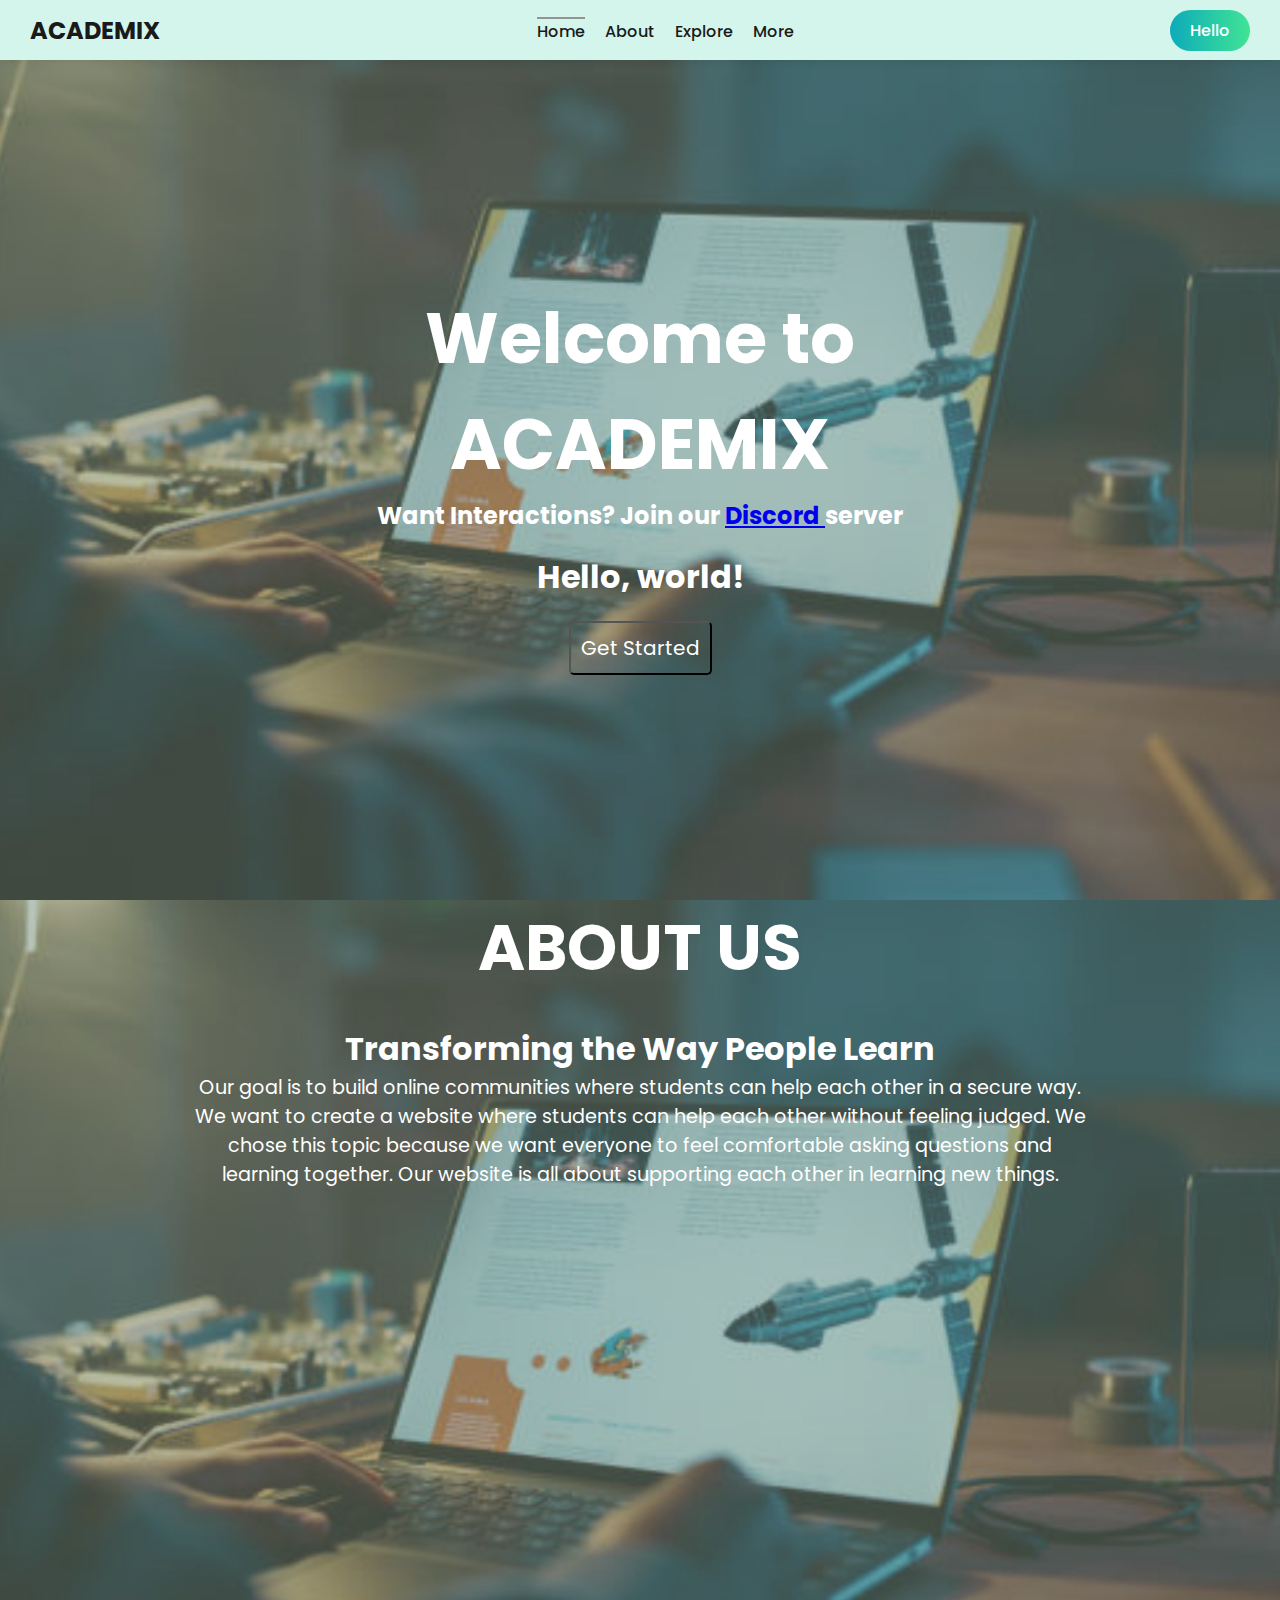
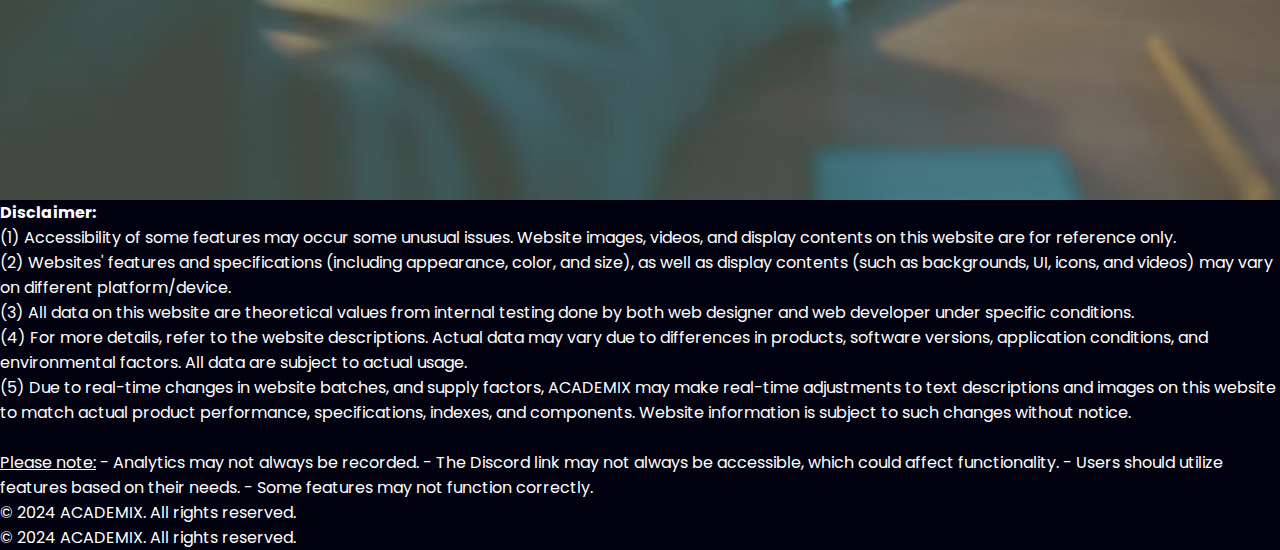
<file: index.html>
<!DOCTYPE html>
<html lang="en" >
<head>
  <meta charset="UTF-8">
  <title>ACADEMIX</title>
      <meta charset="UTF-8" />
    <meta http-equiv="X-UA-Compatible" content="IE=edge" />
    <meta name="viewport" content="width=device-width, initial-scale=1.0" />
    <link
      rel="stylesheet"
      href="https://cdnjs.cloudflare.com/ajax/libs/font-awesome/6.2.1/css/all.min.css"
      integrity="sha512-MV7K8+y+gLIBoVD59lQIYicR65iaqukzvf/nwasF0nqhPay5w/9lJmVM2hMDcnK1OnMGCdVK+iQrJ7lzPJQd1w=="
      crossorigin="anonymous"
    />
    <link rel="stylesheet" href="style.css" />
    <title>Responsive Navigation Bar</title><link rel="stylesheet" href="./style.css">
    <style>
      body {
        background-image: url('Picsart_24-04-30_01-04-36-059.jpg');
        background-size: cover;
    background-position: center;
    background-repeat: no-repeat;
    background-color: rgb(1, 1, 16);

    color: white;
    margin: 0;
    padding: 0;
    height: 100vh;
    
      }
    </style>

</head>
<body>

<nav>
      <div class="logo">
        <h4>ACADEMIX</h4>
      </div>
      <ul class="nav-links">
        <li class="active"><a href="#">Home</a></li>
        <li><a href="#about" onclick="scrollToSection('about')">About</a></li>
        <li class="has-child">
          <a href="#">Explore</a>
          <ul class="sub-menu">                         
            <li><a href="quiz.html">Quiz</a></li>
            <li><a href="todo.html">To-Do List</a></li>
            <li><a href="flash.html">Flashcards</a></li>
            <li class="has-child">
              <a href="#">Accessibility</a>
             
              <ul class="sub-menu">
                <li><a href="cal.html">Calendar</a></li>
                <li><a href="speech.html">Speech to Text</a></li>
                <li><a href="calcu.html">Calculator</a></li>
                
              </ul>
            </li>
          </ul>
        </li>
        <li class="has-child">
          <a href="#">More</a>
         
          <ul class="sub-menu">
            <li><a href="https://discord.gg/puexthVMmz">Interaction</a></li>
            <li class="has-child">
              <a href="#">Games</a>
             
              <ul class="sub-menu">
               
                <li><a href="sudoku.html">Sudoko</a></li>
                <li><a href="tik.html">Tic-Tac-Toe</a></li>
                
                <li><a href="guess.html">Word Guessing Game</a></li>
                
              </ul>
            </li>
           
          </ul>
        </li>
       
      </ul>
      <div class="right-side">
        <div class="hamburger">
          <div class="bar"></div>
          <div class="bar"></div>
          <div class="bar"></div>
        </div>
        <button class="btn">Hello</button>
      </div>
    </nav>
    <!DOCTYPE html>
    <html>
    <head>
      <style>
        .container h1 {
          font-size: 70px; 
        }
      </style>
    </head>
    <body>
      <main>
        <div class="container">
          <h1>Welcome to <br />ACADEMIX</h1>
          <h2> Want Interactions? Join our  <a href="https://discord.gg/puexthVMmz">Discord </a>server</h2> 
           <div >
            <div style="box-sizing: content-box;   margin-top: 20px; margin-bottom: 20px; ">
              <h3 id="typewriter">Hello, world!</h3>
          </div>
              
                <button class="startbut"  onclick="scrollToBottom()">  Get Started</button>
            </div>
        </div>
      </main>
    </body>
    </html>

    <section id="about">
      <h1 id="black">ABOUT US</h1>
      
      <div class="maincontainer">
          <div class="abous">
              
              <h3 style="margin-top: 30px; font-size: xx-large;">Transforming the Way People Learn</h3>

              <div class="para">
                <p>
                Our goal is to build online communities where students can help each other in a secure way. We want to create a website where students can help each other without feeling judged. We chose this topic because we want everyone to feel comfortable asking questions and learning together. Our website is all about supporting each other in learning new things.

                </p>
              
              </div>
                     
          </div>
          
        </div>

    </div>
    </section>


  <script type="module" src="./script.js"></script>
  <script>
    const scrollButton = document.getElementById('scrollButton');
    function scrollToBottom() {
        window.scrollTo({
            top: 1080,
            behavior: 'smooth' 
        });
    }
   
    scrollButton.addEventListener('click', scrollToBottom);
</script>

<footer>

<p>
  <b>Disclaimer:</b>
  <br>
  (1) Accessibility of some features may occur some unusual issues. Website images, videos, and display contents on this website are for reference only. 
  <br>
  (2) Websites' features and specifications (including appearance, color, and size), as well as display contents (such as backgrounds, UI, icons, and videos) may vary on different platform/device.
  <br>
  (3) All data on this website are theoretical values from internal testing done by both web designer and web developer under specific conditions. 
  <br>
  (4) For more details, refer to the website descriptions. Actual data may vary due to differences in products, software versions, application conditions, and environmental factors. All data are subject to actual usage.
  <br>
  (5) Due to real-time changes in website batches, and supply factors, ACADEMIX may make real-time adjustments to text descriptions and images on this website to match actual product performance, specifications, indexes, and components. Website information is subject to such changes without notice.
<Br>
  <br>
 <u> Please note:</u>
  - Analytics may not always be recorded.
  - The Discord link may not always be accessible, which could affect functionality.
  - Users should utilize features based on their needs.
  - Some features may not function correctly.
  
 </p>
  <p>&copy; 2024 ACADEMIX. All rights reserved.</p>
</footer>

</body>
</html>
  <footer>
    <p>&copy; 2024 ACADEMIX. All rights reserved.</p>
  </footer>
  
</body>
</html>
</file>
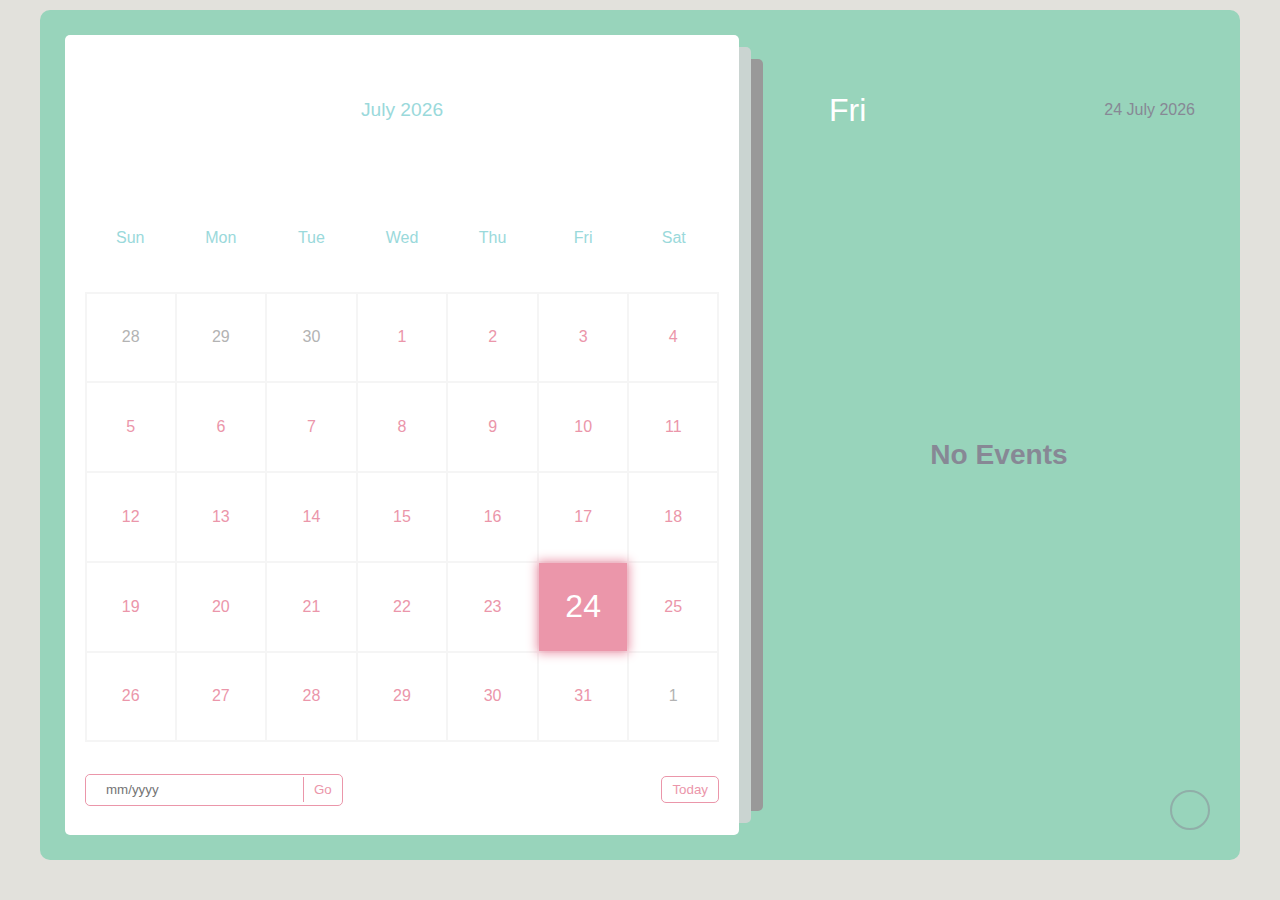
<file: cal.html>
<!DOCTYPE html>
<html lang="en">
  <head>
    <meta charset="UTF-8" />
    <meta http-equiv="X-UA-Compatible" content="IE=edge" />
    <meta name="viewport" content="width=device-width, initial-scale=1.0" />
    <meta
      name="description"
      content="Stay organized with our user-friendly Calendar featuring events, reminders, and a customizable interface. Built with HTML, CSS, and JavaScript. Start scheduling today!"
    />
    <meta
      name="keywords"
      content="calendar, events, reminders, javascript, html, css, open source coding"
    />
    <link
      rel="stylesheet"
      href="https://cdnjs.cloudflare.com/ajax/libs/font-awesome/6.2.0/css/all.min.css"
      integrity="sha512-xh6O/CkQoPOWDdYTDqeRdPCVd1SpvCA9XXcUnZS2FmJNp1coAFzvtCN9BmamE+4aHK8yyUHUSCcJHgXloTyT2A=="
      crossorigin="anonymous"
      referrerpolicy="no-referrer"
    />
    <link rel="stylesheet" href="cal.css" />
    <title>Calendar</title>
  </head>
  <body>
    <div class="container">
      <div class="left">
        <div class="calendar">
          <div class="month">
            <i class="fas fa-angle-left prev"></i>
            <div class="date">december 2015</div>
            <i class="fas fa-angle-right next"></i>
          </div>
          <div class="weekdays">
            <div>Sun</div>
            <div>Mon</div>
            <div>Tue</div>
            <div>Wed</div>
            <div>Thu</div>
            <div>Fri</div>
            <div>Sat</div>
          </div>
          <div class="days"></div>
          <div class="goto-today">
            <div class="goto">
              <input type="text" placeholder="mm/yyyy" class="date-input" />
              <button class="goto-btn">Go</button>
            </div>
            <button class="today-btn">Today</button>
          </div>
        </div>
      </div>
      <div class="right">
        <div class="today-date">
          <div class="event-day">wed</div>
          <div class="event-date">12th december 2022</div>
        </div>
        <div class="events"></div>
        <div class="add-event-wrapper">
          <div class="add-event-header">
            <div class="title">Add Event</div>
            <i class="fas fa-times close"></i>
          </div>
          <div class="add-event-body">
            <div class="add-event-input">
              <input type="text" placeholder="Event Name" class="event-name" />
            </div>
            <div class="add-event-input">
              <input
                type="text"
                placeholder="Event Time From"
                class="event-time-from"
              />
            </div>
            <div class="add-event-input">
              <input
                type="text"
                placeholder="Event Time To"
                class="event-time-to"
              />
            </div>
          </div>
          <div class="add-event-footer">
            <button class="add-event-btn">Add Event</button>
          </div>
        </div>
      </div>
      <button class="add-event">
        <i class="fas fa-plus"></i>
      </button>
    </div>

    <div class="">
      <p>
        
      </p>
    </div>

    <script src="cal.js"></script>
  </body>
</html>
</file>
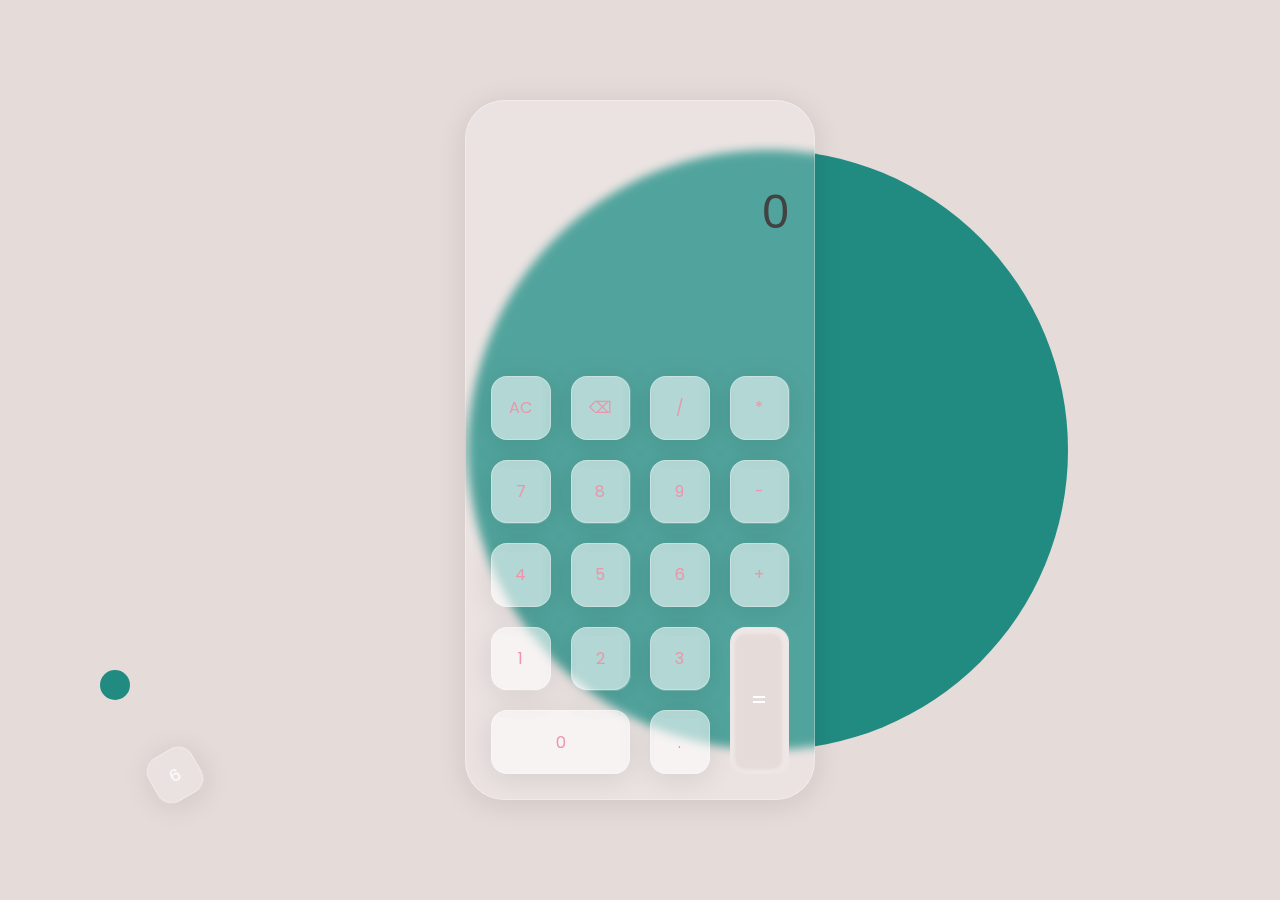
<file: calcu.html>
<!DOCTYPE html>
<html lang="en">
  <head>
    <meta charset="UTF-8" />
    <meta http-equiv="X-UA-Compatible" content="IE=edge" />
    <meta name="viewport" content="width=device-width, initial-scale=1.0" />
    <link rel="stylesheet" href="calcu.css" />
    <title>Calculator</title>
  </head>
  <body>
    <div class="container">
      <div class="circle"></div>
      <div class="bg-button">6</div>
      <div class="sm-circle"></div>
      <div class="calculator">
        <div class="screen">
          <p  class="sub-text" id="sub-Val"  >
            
          </p>
          <input type="text" class="main-text" id="main-val" value="0" disabled></input>
        </div>
        <div class="btns-container">
          <span class="btn">AC</span>
          <span class="btn">⌫</span>
          <span class="btn op-btn">/</span>
          <span class="btn op-btn">*</span>
          <span class="btn number-btn">7</span>
          <span class="btn number-btn">8</span>
          <span class="btn number-btn">9</span>
          <span class="btn four number-btn">4</span>
          <span class="btn five number-btn">5</span>
          <span class="btn six number-btn">6</span>
          <span class="btn minus op-btn">-</span>
          <span class="btn one number-btn">1</span>
          <span class="btn two number-btn">2</span>
          <span class="btn three number-btn">3</span>
          <span class="btn plus op-btn">+</span>
          <span class="btn zero number-btn">0</span>
          <span class="btn">.</span>
          <span class="btn equal">=</span>
        </div>
      </div>
    </div>
    <script src="calcu.js"></script>
  </body>
</html>
</file>
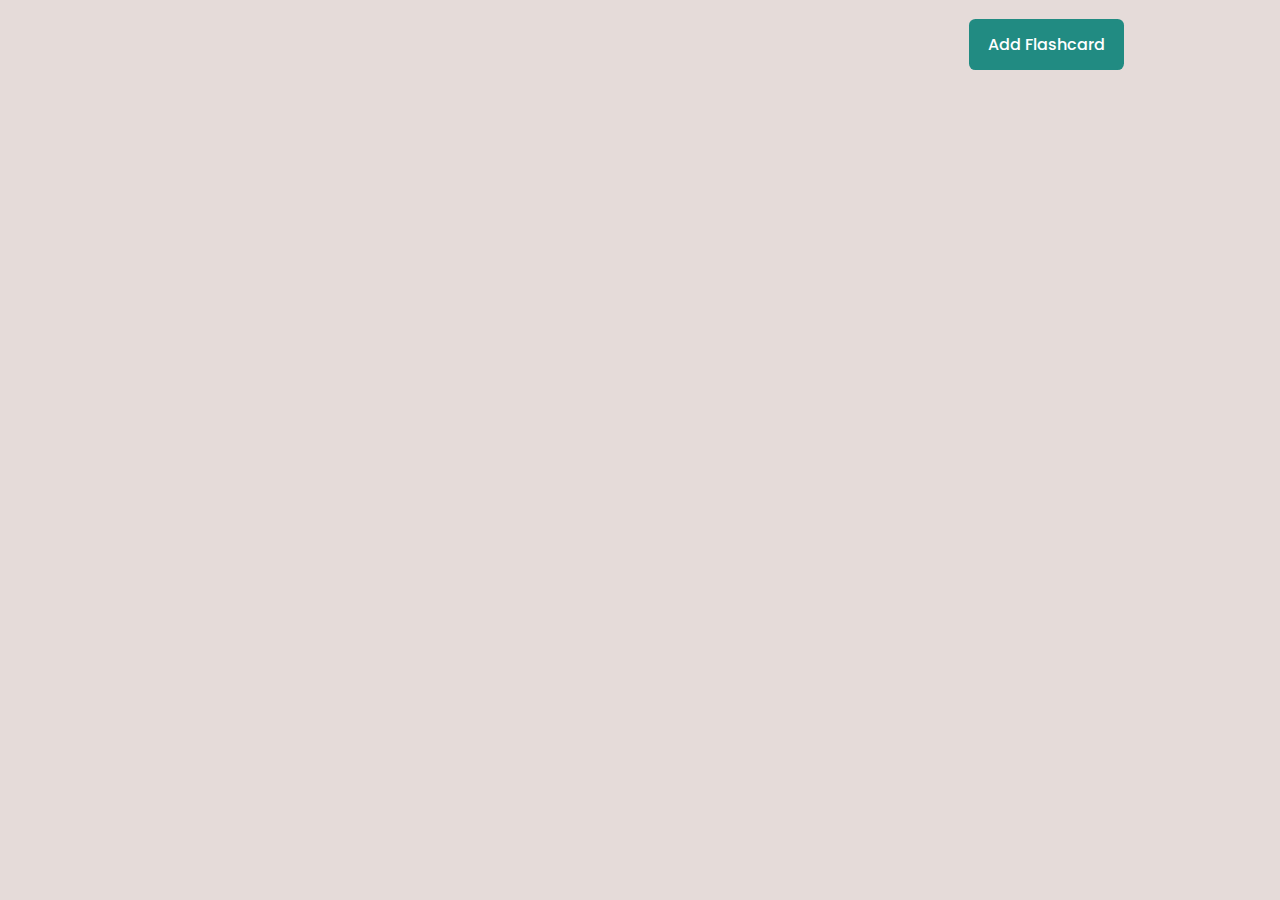
<file: flash.html>
<!DOCTYPE html>
<html lang="en">
  <head>
    <meta name="viewport" content="width=device-width, initial-scale=1.0" />
    <title>Flashcard</title>

    <link
      rel="stylesheet"
      href="https://cdnjs.cloudflare.com/ajax/libs/font-awesome/6.1.2/css/all.min.css"
    />
 
    <link
      href="https://fonts.googleapis.com/css2?family=Poppins:wght@400;500;600&display=swap"
      rel="stylesheet"
    />
   
    <link rel="stylesheet" href="flash.css" />
  </head>
  <body>
    <div class="container">
      <div class="add-flashcard-con">
        <button id="add-flashcard">Add Flashcard</button>
      </div>

      <div id="card-con">
        <div class="card-list-container"></div>
      </div>
    </div>

 
    <div class="question-container hide" id="add-question-card">
      <h2>Add Flashcard</h2>
      <div class="wrapper">
      
        <div class="error-con">
          <span class="hide" id="error">Input fields cannot be empty!</span>
        </div>
       
        <i class="fa-solid fa-xmark" id="close-btn"></i>
      </div>

      <label for="question">Question:</label>
      <textarea
        class="input"
        id="question"
        placeholder="Type the question here..."
        rows="2"
      ></textarea>
      <label for="answer">Answer:</label>
      <textarea
        class="input"
        id="answer"
        rows="4"
        placeholder="Type the answer here..."
      ></textarea>
      <button id="save-btn">Save</button>
    </div>

 
    <script src="flash.js"></script>
  </body>
</html>
</file>
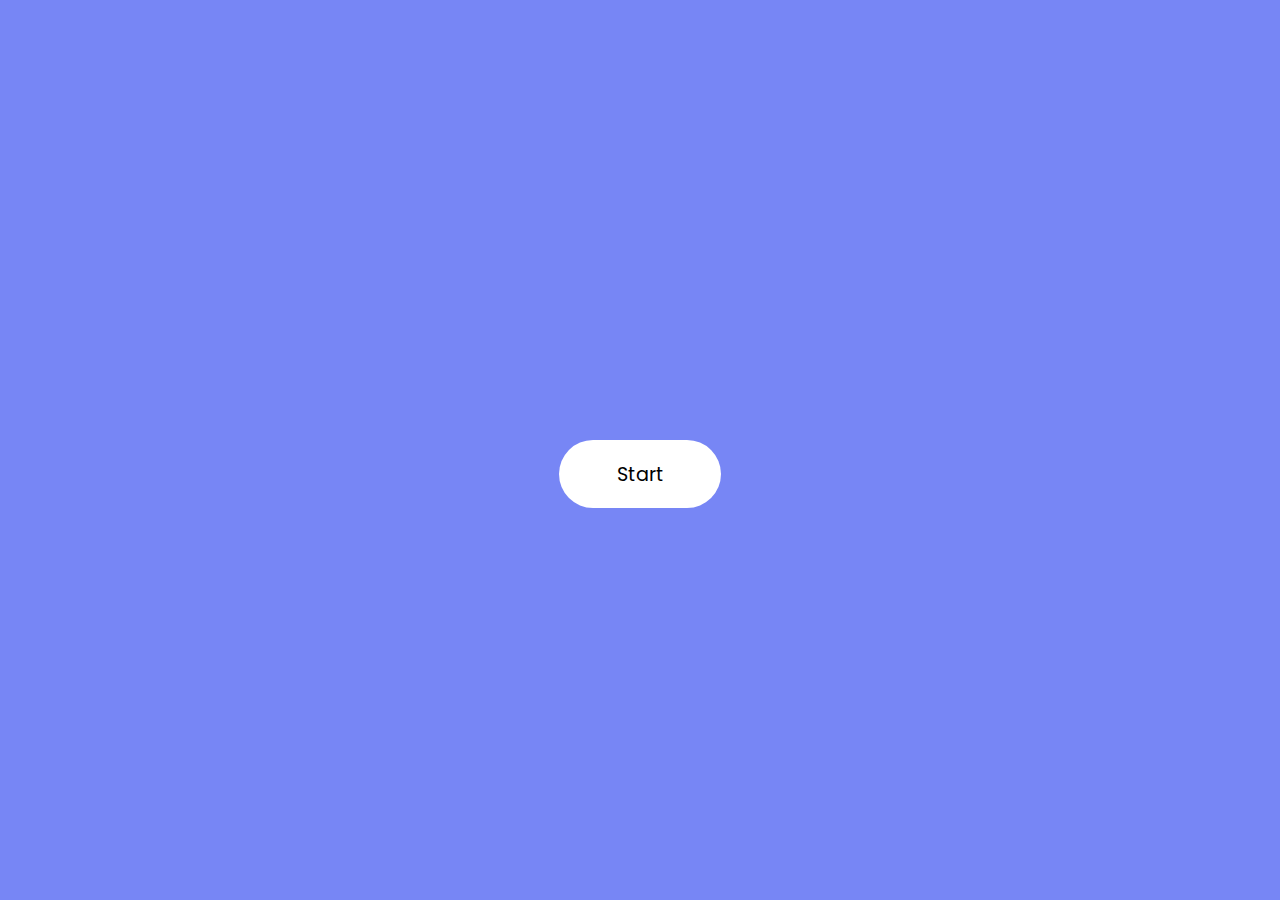
<file: guess.html>
<!DOCTYPE html>
<html lang="en">
  <head>
    <meta name="viewport" content="width=device-width, initial-scale=1.0" />
    <title>Word Guessing Game</title>
    <!--Google Fonts-->
    <link
      href="https://fonts.googleapis.com/css2?family=Poppins:wght@400;600&display=swap"
      rel="stylesheet"
    />
    <!-- Stylesheet -->
    <link rel="stylesheet" href="guess.css" />
  </head>
  <body>
    <div class="wrapper">
      <div class="hint-ref"></div>
      <div id="user-input-section"></div>
      <div id="message"></div>
      <div id="letter-container"></div>
    </div>
    <div class="controls-container">
      <div id="result"></div>
      <div id="word"></div>
      <button id="start">Start</button>
    </div>
    <!-- Script -->
    <script src="guess.js"></script>
  </body>
</html>
</file>
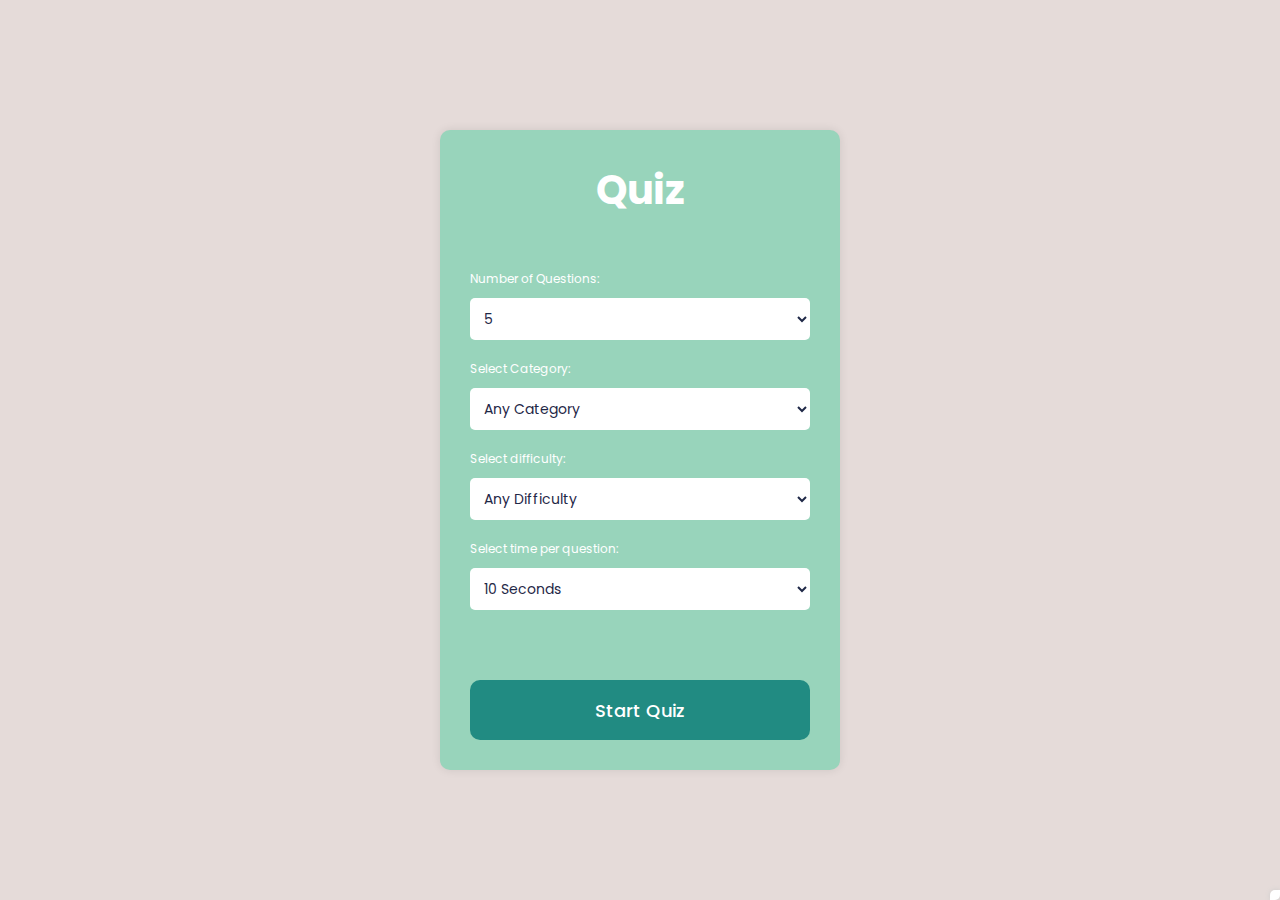
<file: quiz.html>
<!DOCTYPE html>
<html lang="en">
  <head>
    <meta charset="UTF-8" />
    <meta http-equiv="X-UA-Compatible" content="IE=edge" />
    <meta name="viewport" content="width=device-width, initial-scale=1.0" />
    <link
      rel="stylesheet"
      href="https://cdnjs.cloudflare.com/ajax/libs/font-awesome/6.2.1/css/all.min.css"
      integrity="sha512-MV7K8+y+gLIBoVD59lQIYicR65iaqukzvf/nwasF0nqhPay5w/9lJmVM2hMDcnK1OnMGCdVK+iQrJ7lzPJQd1w=="
      crossorigin="anonymous"
      referrerpolicy="no-referrer"
    />
    <link rel="stylesheet" href="quiz.css" />
    <title>Quiz</title>
  </head>
  <body>
    <div class="container">
      <div class="start-screen">
        <h1 class="heading">Quiz</h1>
        <div class="settings">
          <label for="num-questions">Number of Questions:</label>
          <select id="num-questions">
            <option value="5">5</option>
            <option value="10">10</option>
            <option value="15">15</option>
            <option value="20">20</option>
            <option value="20">30</option>
            <option value="20">40</option>
            <option value="20">50</option>
          </select>
          <label for="category">Select Category:</label>
          <select id="category">
            <option value="">any category</option>
            <option value="9">general knowledge</option>
            <option value="10">books</option>
            <option value="11">films</option>
            <option value="12">music</option>
            <option value="14">television</option>
            <option value="15">video games</option>
            <option value="16">board games</option>
            <option value="17">science and nature</option>
            <option value="18">computers</option>
            <option value="19">mathematics</option>
            <option value="20">mythology</option>
            <option value="21">sports</option>
            <option value="22">geography</option>
            <option value="23">history</option>
            <option value="24">politics</option>
            <option value="25">art</option>
            <option value="28">vehicles</option>
          </select>
          <label for="difficulty">Select difficulty:</label>
          <select id="difficulty">
            <option value="">any difficulty</option>
            <option value="easy">easy</option>
            <option value="medium">medium</option>
            <option value="hard">hard</option>
          </select>
          <label for="time">Select time per question:</label>
          <select id="time">
            <option value="10">10 seconds</option>
            <option value="15">15 seconds</option>
            <option value="20">20 seconds</option>
            <option value="25">25 seconds</option>
            <option value="30">30 seconds</option>
            <option value="60">60 seconds</option>
          </select>
        </div>
        <button class="btn start">Start Quiz</button>
      </div>
      <div class="quiz hide">
        <div class="timer">
          <div class="progress">
            <div class="progress-bar"></div>
            <span class="progress-text"></span>
          </div>
        </div>
        <div class="question-wrapper">
          <div class="number">
            Question <span class="current">1</span>
            <span class="total">/10</span>
          </div>
          <div class="question">This is a question This is a question?</div>
        </div>
        <div class="answer-wrapper">
          <div class="answer selected">
            <span class="text">answer</span>
            <span class="checkbox">
              <i class="fas fa-check"></i>
            </span>
          </div>
        </div>
        <button class="btn submit" disabled>Submit</button>
        <button class="btn next">Next</button>
      </div>
      <div class="end-screen hide">
        <h1 class="heading">Quiz App</h1>
        <div class="score">
          <span class="score-text">Your score:</span>
          <div>
            <span class="final-score">0</span>
            <span class="total-score">/10</span>
          </div>
        </div>
        <button class="btn restart">Restart Quiz</button>
      </div>
    </div>

    <script src="quiz.js"></script>
  </body>
</html>
</file>
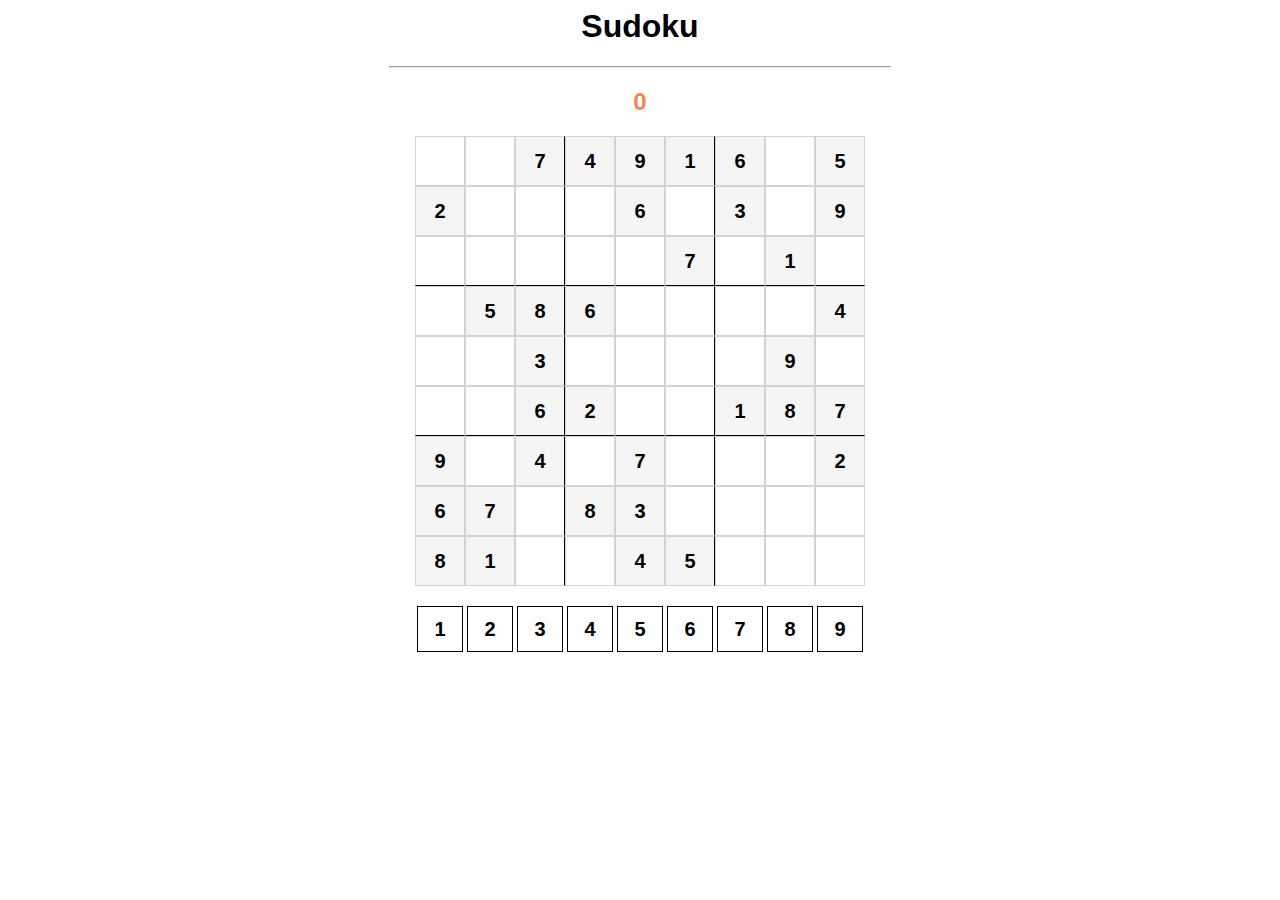
<file: sudoku.html>
<html>
    <head>
        <meta charset="UTF-8">
        <meta name="viewport" content="width=device-width initial-scale=1.0 user-scalable=no">
        <title>Sudoku</title>

        <link rel="stylesheet" href="sudoku.css">
        <script src="sudoku.js"></script>
    </head>

    <body>
        <h1>Sudoku</h1>
        <hr>
        <h2 id="errors">0</h2>

       
        <div id="board"></div>
        <br>
        <div id="digits">
        </div>

    </body>


</html>
</file>
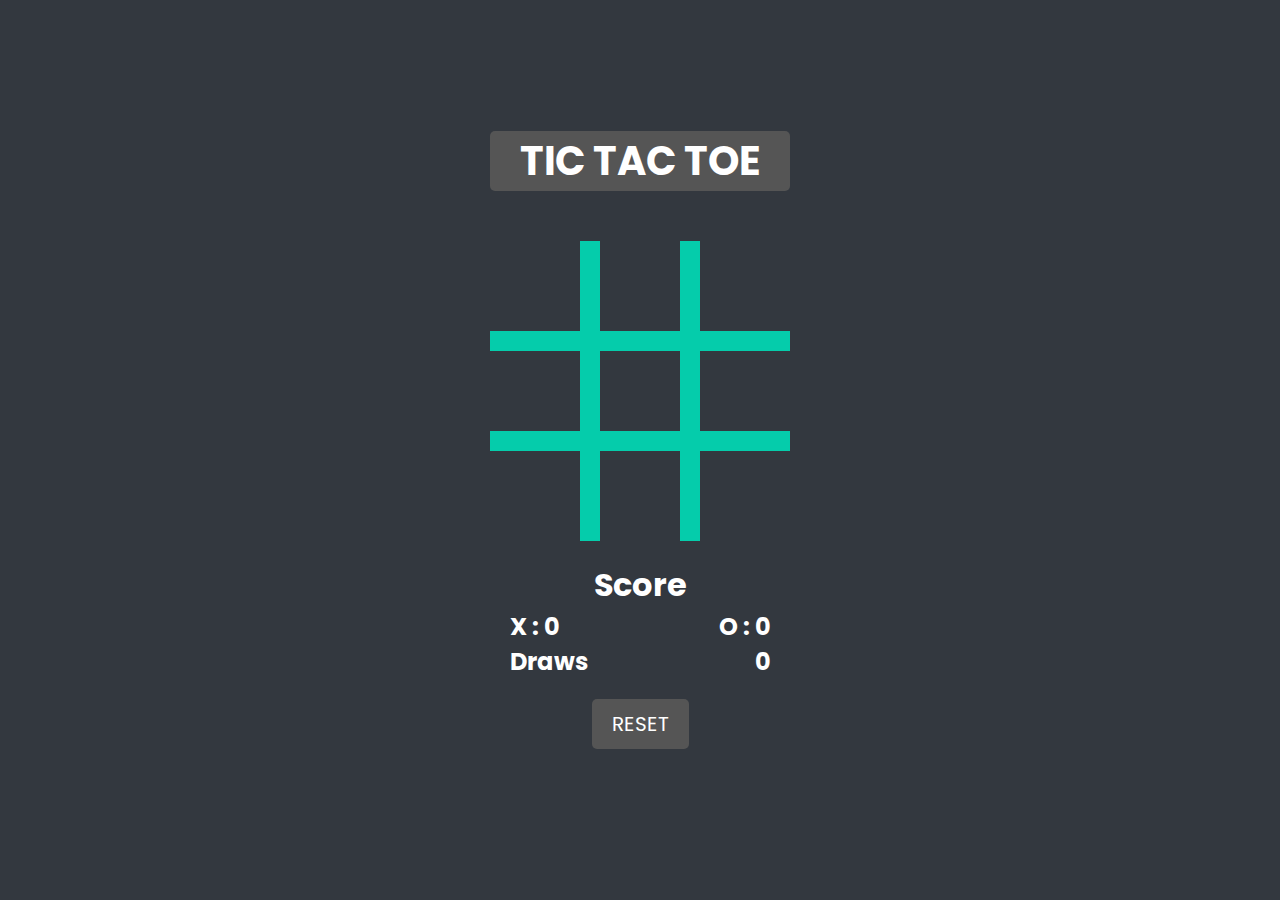
<file: tik.html>
<!DOCTYPE html>
<html lang="en">
  <head>
    <meta charset="UTF-8" />
    <meta http-equiv="X-UA-Compatible" content="IE=edge" />
    <meta name="viewport" content="width=device-width, initial-scale=1.0" />
    <link rel="stylesheet" href="tik.css" />
    <title>Tic Tac Toe Game</title>
  </head>
  <body>
    <div class="container">
      <h1 class="heading">tic tac toe</h1>
      <div class="game">
        <div class="cells">
          <div class="cell one"></div>
          <div class="cell two"></div>
          <div class="cell three"></div>
        </div>
        <div class="cells">
          <div class="cell four"></div>
          <div class="cell five"></div>
          <div class="cell six"></div>
        </div>
        <div class="cells">
          <div class="cell seven"></div>
          <div class="cell eight"></div>
          <div class="cell nine"></div>
        </div>
        <div class="score">
          <h1>Score</h1>
          <div class="score-inner">
            <h2>X : <span id="playerXScore">0</span></h2>
            <h2>O : <span id="playerOScore">0</span></h2>
          </div>
          <div class="score-inner">
            <h2>Draws</h2>
            <h2 id="draws">0</h2>
          </div>
        </div>
        <button class="resetBtn">reset</button>
        <div class="toast">text</div>
      </div>
    </div>

    <script src="tik.js"></script>
  </body>
</html>
</file>
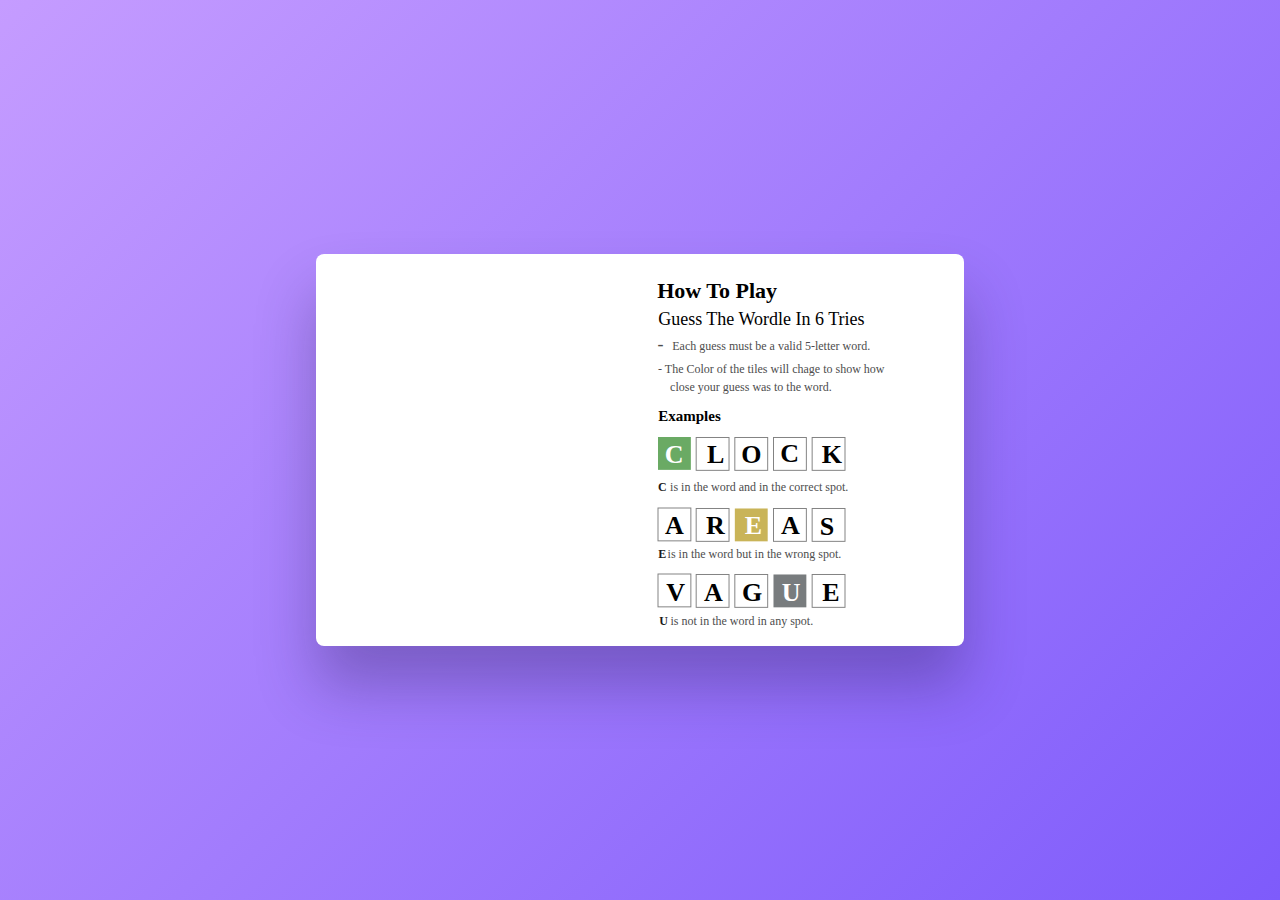
<file: wordle.html>
<!DOCTYPE html>
<html lang="en">
  <head>
    <meta name="viewport" content="width=device-width, initial-scale=1.0" />
    <title>Wordle</title>
    <!-- Google Font -->
    <link
      href="https://fonts.googleapis.com/css2?family=Poppins:wght@600&display=swap"
      rel="stylesheet"
    />
    <!-- Stylesheet -->
    <link rel="stylesheet" href="wordle.css" />
  </head>
  <body>
    <div class="wrapper">
      <div class="container"></div>
      <div class="rules">
        <img src="rules.svg" />
      </div>
      <div class="win-screen hide"></div>
    </div>
    <button class="submit hide">Submit</button>
    <!-- Script -->
    <script src="wordle.css"></script>
  </body>
</html>
</file>
<file: style.css>
@import url(https://fonts.googleapis.com/css?family=Poppins:100,100italic,200,200italic,300,300italic,regular,italic,500,500italic,600,600italic,700,700italic,800,800italic,900,900italic);

:root {
  --primary-color: #949494;
  --text-color: #1a1a1a;
  --navbar-height: 60px;
}

::-webkit-scrollbar {
  width: 3px;
}
::-webkit-scrollbar-track {
  background: #218B82;
}
::-webkit-scrollbar-thumb {
  background: #888;
  border-radius: 5px;
}
::-webkit-scrollbar-thumb:hover {
  background: #555;
}

* {
  margin: 0;
  padding: 0;
  box-sizing: border-box;
  font-family: "Poppins", sans-serif;
}
body {
  min-height: 100vh;
  background-color: #040c08;
}
nav {
  width: 100%;
  height: var(--navbar-height);
  display: flex;
  align-items: center;
  justify-content: space-between;
  padding: 0 30px;
  color: var(--text-color);
  background-color: rgb(211, 245, 236);
  box-shadow: 0 0 10px rgba(0, 0, 0, 0.1);
  z-index: 999;
}
nav .logo {
  font-size: 1.5rem;
  font-weight: 600;
}
nav .nav-links {
  display: flex;
  align-items: center;
}
nav .nav-links li {
  position: relative;
  list-style: none;
  margin: 0 10px;
  height: var(--navbar-height);
  display: flex;
  align-items: center;
}
nav .nav-links li a {
  position: relative;
  text-decoration: none;
  font-size: 1rem;
  font-weight: 500;
  color: inherit;
  transition: all 0.3s ease;
}
nav .nav-links li a::before {
  content: "";
  display: block;
  height: 2px;
  transform: scaleX(0);
  transform-origin: right;
  background-color: var(--primary-color);
  transition: transform 0.3s;
}
nav .nav-links li a:hover::before,
nav .nav-links li.active a::before {
  transform: scaleX(1);
  transform-origin: left;
}
nav .nav-links li.has-child {
  cursor: pointer;
}
nav .nav-links li.has-child i {
  margin-left: 5px;
  padding-top: 2px;
  font-size: 10px;
  transition: all 0.3s ease;
}
nav .nav-links li.has-child.active > i {
  transform: rotate(90deg);
}
nav .nav-links li.has-child .sub-menu i {
  transform: rotate(-90deg);
}
nav .nav-links li.has-child .sub-menu li.active > i {
  transform: rotate(90deg);
}
nav .nav-links li.has-child .sub-menu {
  position: absolute;
  top: 60px;
  left: 0;
  width: 190px;
  background-color: #E5DBD9;
  display: flex;
  flex-direction: column;
  box-shadow: 0 0 10px rgba(0, 0, 0, 0.1);
  display: none;
}
nav .nav-links li.has-child .sub-menu.right {
  left: auto;
  right: 0;
}
nav .nav-links li.has-child .sub-menu li {
  margin: 0;
  padding: 0 10px;
  height: auto;
  border-bottom: 1px solid #218B82;
}
nav .nav-links li.has-child .sub-menu li:hover,
nav .nav-links li.has-child .sub-menu li.active {
  background-color:   #98D4BB;
}
nav .nav-links li.has-child .sub-menu li a {
  width: 100%;
  padding: 10px 0;
  font-size: 0.9rem;
  font-weight: 400;
  color: var(--text-color);
}
nav .nav-links li.has-child .sub-menu li a::before {
  display: none;
}
nav .nav-links li.has-child .sub-menu li a:hover {
  color: var(--primary-color);
}
nav .nav-links li.has-child .sub-menu .sub-menu {
  top: 0;
  left: 190px;
}
nav .nav-links li.has-child .sub-menu .sub-menu.right {
  left: auto;
  right: 190px;
}
nav .right-side {
  display: flex;
  align-items: center;
}
.btn {
  padding: 8px 20px;
  font-size: 1rem;
  font-weight: 500;
  color: #fff;
  border-radius: 30px;
  border: none;
  cursor: pointer;
  background-size: 300% 100%;
  background-image: linear-gradient(
    to right,
    #0dabb9,
    #40e495,
    #30dd8a,
    #0dabb9
  );
  transition: all 0.3s ease;
}
.btn:hover {
  background-position: 100% 0;
}
.hamburger {
  width: 40px;
  height: 40px;
  background-color: #f5f5f5;
  border-radius: 50%;
  display: none;
  flex-direction: column;
  align-items: center;
  justify-content: center;
  gap: 5px;
  cursor: pointer;
  margin-right: 20px;
  transition: all 0.3s ease;
  z-index: 1;
}
.hamburger:hover {
  background-color: #eaeaea;
}
.hamburger .bar {
  width: 20px;
  height: 1px;
  background-color: #1a1a1a;
  transition: all 0.3s ease;
}
.hamburger.active .bar:nth-child(1) {
  transform: rotate(45deg) translate(5px, 3px);
}
.hamburger.active .bar:nth-child(2) {
  opacity: 0;
}
.hamburger.active .bar:nth-child(3) {
  transform: rotate(-45deg) translate(5px, -3px);
}
main {
  width: 100%;
  height: calc(100vh - var(--navbar-height));
  display: flex;
  text-align: center;
  align-items: center;
  justify-content: center;
}

/* Responsive */

@media (max-width: 768px) {
  nav {
    padding: 0 10px;
  }
  nav .logo {
    z-index: 1;
  }
  nav .nav-links {
    position: fixed;
    left: -100%;
    top: 0;
    height: 100vh;
    overflow-x: auto;
    width: 100%;
    padding-top: 60px;
    max-width: 290px;
    flex-direction: column;
    background-color: #E5DBD9;
    transition: left 1s;
    box-shadow: 0 0 10px rgba(0, 0, 0, 0.1);
  }
  nav .nav-links.active {
    left: 0;
  }
  nav .nav-links li {
    width: 100%;
    margin: 0;
    height: max-content;
    flex-direction: column;
    border-bottom: 1px solid  #E5DBD9
    ;
  }
  nav .nav-links li:not(.has-child) a:hover {
    background-color: #9AD9DB;
  }
  nav .nav-links li a {
    width: 100%;
    padding: 10px;
  }
  nav .nav-links li a::before {
    display: none;
  }
  nav .nav-links li i {
    position: absolute;
    right: 10px;
    top: 18px;
  }
  nav .nav-links li.has-child .sub-menu i {
    top: 15px;
    transform: rotate(0);
  }
  nav .nav-links li.has-child .sub-menu {
    position: static;
    width: 100%;
    box-shadow: none;
    padding: 0;
    display: none;
    background: #f1f1f1;
  }
  nav .nav-links li.has-child .sub-menu li {
    width: 100%;
    padding: 0;
  }
  nav .nav-links li .sub-menu .sub-menu li:last-child {
    border-bottom: none;
  }
  nav .nav-links li.has-child .sub-menu li a {
    padding: 10px 20px;
  }
  nav .nav-links li .sub-menu .sub-menu li a {
    padding: 10px 30px;
  }
  .hamburger {
    display: flex;
  }
}
#about{
  background-image: url('Picsart_24-04-30_01-04-36-059.jpg');
  background-size: cover;
background-position: center;
background-repeat: no-repeat;
background-color: rgb(101, 101, 105);

color: white;
margin: 0;
padding: 0;
height: 100vh;
}
.para{
  width: 100%;
  text-align: center;
  font-size: larger;
}
.abous{
  width: 70%;
  
  text-align: center;
}
#black{
  font-size: 4rem;
 
  text-align: center;
}

.abimg{
 
  padding: 5%;
}
.maincontainer{
  display: flex;  
  width: 100%;
  justify-content: center;
  height: 100%;
}
.startbut {

  padding: 10px;
  font-size: 20px;
  background-color: rgb(1, 1, 92);
  color: white;
  border-radius: 5px;
  background: none;
  box-shadow: none    ;
}
.startbut:hover {
  background-color: white;
  color: black;
}
@keyframes typing {
  from { width: 0; }
  to { width: 100%; }
}

#typewriter {
  overflow: hidden;
  white-space: nowrap;
  animation: typing 4s steps(40, end);
}

h1{
  font-size: 3.5rem;
}
h3{
  font-size: 2rem;
}


@media only screen and (max-width: 600px) {

 .maincontainer{
  display: flex;
  flex-direction: column-reverse;
 }
}
</file>
<file: cal.css>
:root {
  --primary-clr: #EB96AA;
}
* {
  margin: 0;
  padding: 0;
  box-sizing: border-box;
  font-family: "Poppins", sans-serif;
}
/* nice scroll bar */
::-webkit-scrollbar {
  width: 5px;
}
::-webkit-scrollbar-track {
  background: #f5f5f5;
  border-radius: 50px;
}
::-webkit-scrollbar-thumb {
  background: var(--primary-clr);
  border-radius: 50px;
}

body {
  position: relative;
  min-height: 100vh;
  display: flex;
  align-items: center;
  justify-content: center;
  padding-bottom: 30px;
  background-color: #e2e1dc;
}
.container {
  position: relative;
  width: 1200px;
  min-height: 850px;
  margin: 0 auto;
  padding: 5px;
  color: #fff;
  display: flex;

  border-radius: 10px;
  background-color: #98D4BB;
}
.left {
  width: 60%;
  padding: 20px;
}
.calendar {
  position: relative;
  width: 100%;
  height: 100%;
  display: flex;
  flex-direction: column;
  flex-wrap: wrap;
  justify-content: space-between;
  color: #9AD9DB;
  border-radius: 5px;
  background-color: #fff;
}
/* set after behind the main element */
.calendar::before,
.calendar::after {
  content: "";
  position: absolute;
  top: 50%;
  left: 100%;
  width: 12px;
  height: 97%;
  border-radius: 0 5px 5px 0;
  background-color: #d3d4d6d7;
  transform: translateY(-50%);
}
.calendar::before {
  height: 94%;
  left: calc(100% + 12px);
  background-color: rgb(153, 153, 153);
}
.calendar .month {
  width: 100%;
  height: 150px;
  display: flex;
  align-items: center;
  justify-content: space-between;
  padding: 0 50px;
  font-size: 1.2rem;
  font-weight: 500;
  text-transform: capitalize;
}
.calendar .month .prev,
.calendar .month .next {
  cursor: pointer;
}
.calendar .month .prev:hover,
.calendar .month .next:hover {
  color: var(--primary-clr);
}
.calendar .weekdays {
  width: 100%;
  height: 100px;
  display: flex;
  align-items: center;
  justify-content: space-between;
  padding: 0 20px;
  font-size: 1rem;
  font-weight: 500;
  text-transform: capitalize;
}
.weekdays div {
  width: 14.28%;
  height: 100%;
  display: flex;
  align-items: center;
  justify-content: center;
}
.calendar .days {
  width: 100%;
  display: flex;
  flex-wrap: wrap;
  justify-content: space-between;
  padding: 0 20px;
  font-size: 1rem;
  font-weight: 500;
  margin-bottom: 20px;
}
.calendar .days .day {
  width: 14.28%;
  height: 90px;
  display: flex;
  align-items: center;
  justify-content: center;
  cursor: pointer;
  color: var(--primary-clr);
  border: 1px solid #f5f5f5;
}
.calendar .days .day:nth-child(7n + 1) {
  border-left: 2px solid #f5f5f5;
}
.calendar .days .day:nth-child(7n) {
  border-right: 2px solid #f5f5f5;
}
.calendar .days .day:nth-child(-n + 7) {
  border-top: 2px solid #f5f5f5;
}
.calendar .days .day:nth-child(n + 29) {
  border-bottom: 2px solid #f5f5f5;
}

.calendar .days .day:not(.prev-date, .next-date):hover {
  color: #fff;
  background-color: var(--primary-clr);
}
.calendar .days .prev-date,
.calendar .days .next-date {
  color: #b3b3b3;
}
.calendar .days .active {
  position: relative;
  font-size: 2rem;
  color: #fff;
  background-color: var(--primary-clr);
}
.calendar .days .active::before {
  content: "";
  position: absolute;
  top: 0;
  left: 0;
  width: 100%;
  height: 100%;
  box-shadow: 0 0 10px 2px var(--primary-clr);
}
.calendar .days .today {
  font-size: 2rem;
}
.calendar .days .event {
  position: relative;
}
.calendar .days .event::after {
  content: "";
  position: absolute;
  bottom: 10%;
  left: 50%;
  width: 75%;
  height: 6px;
  border-radius: 30px;
  transform: translateX(-50%);
  background-color: var(--primary-clr);
}
.calendar .days .day:hover.event::after {
  background-color: #fff;
}
.calendar .days .active.event::after {
  background-color: #fff;
  bottom: 20%;
}
.calendar .days .active.event {
  padding-bottom: 10px;
}
.calendar .goto-today {
  width: 100%;
  height: 50px;
  display: flex;
  align-items: center;
  justify-content: space-between;
  gap: 5px;
  padding: 0 20px;
  margin-bottom: 20px;
  color: var(--primary-clr);
}
.calendar .goto-today .goto {
  display: flex;
  align-items: center;
  border-radius: 5px;
  overflow: hidden;
  border: 1px solid var(--primary-clr);
}
.calendar .goto-today .goto input {
  width: 100%;
  height: 30px;
  outline: none;
  border: none;
  border-radius: 5px;
  padding: 0 20px;
  color: var(--primary-clr);
  border-radius: 5px;
}
.calendar .goto-today button {
  padding: 5px 10px;
  border: 1px solid var(--primary-clr);
  border-radius: 5px;
  background-color: transparent;
  cursor: pointer;
  color: var(--primary-clr);
}
.calendar .goto-today button:hover {
  color: #fff;
  background-color: var(--primary-clr);
}
.calendar .goto-today .goto button {
  border: none;
  border-left: 1px solid var(--primary-clr);
  border-radius: 0;
}
.container .right {
  position: relative;
  width: 40%;
  min-height: 100%;
  padding: 20px 0;
}

.right .today-date {
  width: 100%;
  height: 50px;
  display: flex;
  flex-wrap: wrap;
  gap: 10px;
  align-items: center;
  justify-content: space-between;
  padding: 0 40px;
  padding-left: 70px;
  margin-top: 50px;
  margin-bottom: 20px;
  text-transform: capitalize;
}
.right .today-date .event-day {
  font-size: 2rem;
  font-weight: 500;
}
.right .today-date .event-date {
  font-size: 1rem;
  font-weight: 400;
  color: #878895;
}
.events {
  width: 100%;
  height: 100%;
  max-height: 600px;
  overflow-x: hidden;
  overflow-y: auto;
  display: flex;
  flex-direction: column;
  padding-left: 4px;
}
.events .event {
  position: relative;
  width: 95%;
  min-height: 70px;
  display: flex;
  justify-content: center;
  flex-direction: column;
  gap: 5px;
  padding: 0 20px;
  padding-left: 50px;
  color: #fff;
  background: linear-gradient(90deg, #3f4458, transparent);
  cursor: pointer;
}
/* even event */
.events .event:nth-child(even) {
  background: transparent;
}
.events .event:hover {
  background: linear-gradient(90deg, var(--primary-clr), transparent);
}
.events .event .title {
  display: flex;
  align-items: center;
  pointer-events: none;
}
.events .event .title .event-title {
  font-size: 1rem;
  font-weight: 400;
  margin-left: 20px;
}
.events .event i {
  color: var(--primary-clr);
  font-size: 0.5rem;
}
.events .event:hover i {
  color: #fff;
}
.events .event .event-time {
  font-size: 0.8rem;
  font-weight: 400;
  color: #878895;
  margin-left: 15px;
  pointer-events: none;
}
.events .event:hover .event-time {
  color: #fff;
}
/* add tick in event after */
.events .event::after {
  content: "✓";
  position: absolute;
  top: 50%;
  right: 0;
  font-size: 3rem;
  line-height: 1;
  display: none;
  align-items: center;
  justify-content: center;
  opacity: 0.3;
  color: var(--primary-clr);
  transform: translateY(-50%);
}
.events .event:hover::after {
  display: flex;
}
.add-event {
  position: absolute;
  bottom: 30px;
  right: 30px;
  width: 40px;
  height: 40px;
  display: flex;
  align-items: center;
  justify-content: center;
  font-size: 1rem;
  color: #878895;
  border: 2px solid #878895;
  opacity: 0.5;
  border-radius: 50%;
  background-color: transparent;
  cursor: pointer;
}
.add-event:hover {
  opacity: 1;
}
.add-event i {
  pointer-events: none;
}
.events .no-event {
  width: 100%;
  height: 100%;
  display: flex;
  align-items: center;
  justify-content: center;
  font-size: 1.5rem;
  font-weight: 500;
  color: #878895;
}
.add-event-wrapper {
  position: absolute;
  bottom: 100px;
  left: 50%;
  width: 90%;
  max-height: 0;
  overflow: hidden;
  border-radius: 5px;
  background-color: #fff;
  transform: translateX(-50%);
  transition: max-height 0.5s ease;
}
.add-event-wrapper.active {
  max-height: 300px;
}
.add-event-header {
  width: 100%;
  height: 50px;
  display: flex;
  align-items: center;
  justify-content: space-between;
  padding: 0 20px;
  color: #373c4f;
  border-bottom: 1px solid #f5f5f5;
}
.add-event-header .close {
  font-size: 1.5rem;
  cursor: pointer;
}
.add-event-header .close:hover {
  color: var(--primary-clr);
}
.add-event-header .title {
  font-size: 1.2rem;
  font-weight: 500;
}
.add-event-body {
  width: 100%;
  height: 100%;
  display: flex;
  flex-direction: column;
  gap: 5px;
  padding: 20px;
}
.add-event-body .add-event-input {
  width: 100%;
  height: 40px;
  display: flex;
  align-items: center;
  justify-content: space-between;
  gap: 10px;
}
.add-event-body .add-event-input input {
  width: 100%;
  height: 100%;
  outline: none;
  border: none;
  border-bottom: 1px solid #f5f5f5;
  padding: 0 10px;
  font-size: 1rem;
  font-weight: 400;
  color: #373c4f;
}
.add-event-body .add-event-input input::placeholder {
  color: #a5a5a5;
}
.add-event-body .add-event-input input:focus {
  border-bottom: 1px solid var(--primary-clr);
}
.add-event-body .add-event-input input:focus::placeholder {
  color: var(--primary-clr);
}
.add-event-footer {
  display: flex;
  align-items: center;
  justify-content: center;
  padding: 20px;
}
.add-event-footer .add-event-btn {
  height: 40px;
  font-size: 1rem;
  font-weight: 500;
  outline: none;
  border: none;
  color: #fff;
  background-color: var(--primary-clr);
  border-radius: 5px;
  cursor: pointer;
  padding: 5px 10px;
  border: 1px solid var(--primary-clr);
}
.add-event-footer .add-event-btn:hover {
  background-color: transparent;
  color: var(--primary-clr);
}

/* media queries */

@media screen and (max-width: 1000px) {
  body {
    align-items: flex-start;
    justify-content: flex-start;
  }
  .container {
    min-height: 100vh;
    flex-direction: column;
    border-radius: 0;
  }
  .container .left {
    width: 100%;
    height: 100%;
    padding: 20px 0;
  }
  .container .right {
    width: 100%;
    height: 100%;
    padding: 20px 0;
  }
  .calendar::before,
  .calendar::after {
    top: 100%;
    left: 50%;
    width: 97%;
    height: 12px;
    border-radius: 0 0 5px 5px;
    transform: translateX(-50%);
  }
  .calendar::before {
    width: 94%;
    top: calc(100% + 12px);
  }
  .events {
    padding-bottom: 340px;
  }
  .add-event-wrapper {
    bottom: 100px;
  }
}
@media screen and (max-width: 500px) {
  .calendar .month {
    height: 75px;
  }
  .calendar .weekdays {
    height: 50px;
  }
  .calendar .days .day {
    height: 40px;
    font-size: 0.8rem;
  }
  .calendar .days .day.active,
  .calendar .days .day.today {
    font-size: 1rem;
  }
  .right .today-date {
    padding: 20px;
  }
}

.credits {
  position: absolute;
  bottom: 0;
  left: 0;
  right: 0;
  text-align: center;
  padding: 10px;
  font-size: 12px;
  color: #fff;
  background-color: #b38add;
}
.credits a {
  color: #fff;
  text-decoration: none;
  font-weight: 600;
}
.credits a:hover {
  text-decoration: underline;
}
</file>
<file: calcu.css>
@import url(https://fonts.googleapis.com/css?family=Poppins:100,100italic,200,200italic,300,300italic,regular,italic,500,500italic,600,600italic,700,700italic,800,800italic,900,900italic);

* {
  margin: 0;
  padding: 0;
  box-sizing: border-box;
}
html {
  scroll-behavior: smooth;
}
body {
  width: 100vw;
  height: 100vh;
  overflow: hidden;
  font-family: "poppins", sans-serif;
}
.container {
  display: flex;
  align-items: center;
  justify-content: center;
  position: relative;
  width: 100%;
  height: 100%;
  overflow: hidden;
  background:  #E5DBD9;
}
.circle {
  position: absolute;
  width: 600px;
  height: 600px;
  top: 50%;
  left: 60%;
  transform: translate(-50%, -50%);
  border-radius: 50%;
  background: #218B82;
}
.bg-button {
  position: absolute;
  width: 50px;
  height: 50px;
  bottom: 100px;
  left: 150px;
  color: #fff;
  transform: rotate(-30deg);
  display: flex;
  align-items: center;
  justify-content: center;
  background: rgba(255, 255, 255, 0.2);
  border-radius: 16px;
  box-shadow: 0 4px 30px rgba(0, 0, 0, 0.1);
  backdrop-filter: blur(5px);
  -webkit-backdrop-filter: blur(5px);
  border: 1px solid rgba(255, 255, 255, 0.3);
}
.sm-circle {
  position: absolute;
  width: 30px;
  height: 30px;
  bottom: 200px;
  left: 100px;
  border-radius: 50%;
  background: #218B82;
}
.calculator {
  height: 700px;
  width: 350px;
  min-width: 350px;
  padding: 25px;
  background: rgba(255, 255, 255, 0.219);
  border-radius: 39px;
  box-shadow: 0 4px 30px rgba(0, 0, 0, 0.1);
  backdrop-filter: blur(5px);
  -webkit-backdrop-filter: blur(5px);
  border: 1px solid rgba(255, 255, 255, 0.3);
}
.calculator .screen {
  padding-top: 50px;
  height: 250px;
  width: 100%;
  text-align: right;
}
.calculator .screen .sub-text {
  text-align: right;
  color: #818181;
  font-size: 24px;
  margin-bottom: 8px;
  border: none;
  outline: none;
  background: transparent;
}
.calculator .screen .sub-text .operator {
  color: #9AD9DB;
}
.calculator .screen .main-text {
  text-align: right;
  color: #424242;
  font-size: 48px;
  width: 100%;
  border: none;
  outline: none;
  background: transparent;
}
.calculator .btns-container {
  height: calc(100% - 250px);
  display: grid;
  gap: 20px;
  grid-template-columns: repeat(4, 1fr);
}
.btns-container .btn {
  cursor: pointer;
  bottom: 100px;
  left: 150px;
  color:  #EB96AA;
  display: flex;
  align-items: center;
  justify-content: center;
  background: rgba(255, 255, 255, 0.432);
  border-radius: 16px;
  box-shadow: 0 4px 30px rgba(0, 0, 0, 0.1);
  backdrop-filter: blur(5px);
  -webkit-backdrop-filter: blur(5px);
  transition: background 0.3s;
  border: 1px solid rgba(255, 255, 255, 0.3);
}
.btns-container .btn:hover,
.btns-container .btn:focus {
  background: rgba(255, 255, 255, 0.5);
  border: 1px solid #fff;
}
.btns-container .zero {
  grid-column: 1 / span 2;
}
.btns-container .equal {
  grid-column: 4;
  grid-row: 4 / span 2;
  color: #fff;
  background:   #E5DBD9;
  font-size: 24px;
  box-shadow: inset -1px 1px 3px 5px rgba(255, 255, 255, 0.329);
}
.btns-container .plus {
  grid-row: 3;
  grid-column: 4;
}
.btns-container .minus {
  grid-row: 2;
  grid-column: 4;
}
.btns-container .one {
  grid-row: 4;
  grid-column: 1;
}
.btns-container .two {
  grid-row: 4;
  grid-column: 2;
}
.btns-container .three {
  grid-row: 4;
  grid-column: 3;
}
.btns-container .four {
  grid-row: 3;
  grid-column: 1;
}
.btns-container .five {
  grid-row: 3;
  grid-column: 2;
}
.btns-container .six {
  grid-row: 3;
  grid-column: 3;
}
</file>
<file: flash.css>
* {
  padding: 0;
  margin: 0;
  box-sizing: border-box;
  font-family: "Poppins", sans-serif;
}
body {
  background-color:  #E5DBD9;
}
.container {
  width: 90vw;
  max-width: 62.5em;
  position: relative;
  margin: auto;
}
.add-flashcard-con {
  display: flex;
  justify-content: flex-end;
  padding: 1.2em 1em;
}
button {
  border: none;
  outline: none;
  cursor: pointer;
}
.add-flashcard-con button {
  font-size: 1em;
  background-color: #218B82;
  color: #ffffff;
  padding: 0.8em 1.2em;
  font-weight: 500;
  border-radius: 0.4em;
}
#card-con {
  margin-top: 1em;
}
.question-container {
  width: 90vw;
  max-width: 34em;
  display: flex;
  flex-direction: column;
  justify-content: center;
  background-color: #ffffff;
  position: absolute;
  transform: translate(-50%, -50%);
  top: 50%;
  left: 50%;
  padding: 3em 2em;
  border-radius: 0.6em;
  box-shadow: 0 1em 2em rgba(28, 0, 80, 0.1);
}
.question-container h2 {
  font-size: 2.2em;
  color: #363d55;
  font-weight: 600;
  text-align: center;
  margin-bottom: 2em;
}
.wrapper {
  display: grid;
  grid-template-columns: 11fr 1fr;
  gap: 1em;
  margin-bottom: 1em;
}
.error-con {
  align-self: center;
}
#error {
  color: #ff5353;
  font-weight: 400;
}
.fa-xmark {
  font-size: 1.4em;
  background-color: #98D4BB;
  height: 1.8em;
  width: 1.8em;
  display: grid;
  place-items: center;
  color: #ffffff;
  border-radius: 50%;
  cursor: pointer;
  justify-self: flex-end;
}
label {
  color: #363d55;
  font-weight: 600;
  margin-bottom: 0.3em;
}
textarea {
  width: 100%;
  padding: 0.7em 0.5em;
  border: 1px solid #d0d0d0;
  outline: none;
  color: #414a67;
  border-radius: 0.3em;
  resize: none;
}
textarea:not(:last-child) {
  margin-bottom: 1.2em;
}
textarea:focus {
  border-color: #363d55;
}
#save-btn {
  font-size: 1em;
  background-color: #98D4BB;
  color: #ffffff;
  padding: 0.6em 0;
  border-radius: 0.3em;
  font-weight: 600;
}
.card-list-container {
  display: grid;
  padding: 0.2em;
  gap: 1.5em;
  grid-template-columns: 1fr 1fr 1fr;
}
.card {
  background-color: #ffffff;
  box-shadow: 0 0.4em 1.2em rgba(28, 0, 80, 0.08);
  padding: 1.2em;
  border-radius: 0.4em;
}
.question-div,
.answer-div {
  text-align: justify;
}
.question-div {
  margin-bottom: 0.5em;
  font-weight: 500;
  color: #363d55;
}
.answer-div {
  margin-top: 1em;
  font-weight: 400;
  color: #414a67;
}
.show-hide-btn {
  display: block;
  background-color: #218B82;
  color: #ffffff;
  text-decoration: none;
  text-align: center;
  padding: 0.6em 0;
  border-radius: 0.3em;
}
.buttons-con {
  display: flex;
  justify-content: flex-end;
}
.edit,
.delete {
  background-color: transparent;
  padding: 0.5em;
  font-size: 1.2em;
}
.edit {
  color: #587ef4;
}
.delete {
  color: #ff5353;
}
.hide {
  display: none;
}
@media screen and (max-width: 800px) {
  .card-list-container {
    grid-template-columns: 1fr 1fr;
    gap: 0.8em;
  }
}
@media screen and (max-width: 450px) {
  body {
    font-size: 14px;
  }
  .card-list-container {
    grid-template-columns: 1fr;
    gap: 1.2em;
  }
}
</file>
<file: guess.css>
* {
  padding: 0;
  margin: 0;
  box-sizing: border-box;
  font-family: "Poppins", sans-serif;
}
body {
  background-color: #7786f5;
}
.wrapper {
  position: absolute;
  width: 90%;
  max-width: 37em;
  background-color: #ffffff;
  padding: 7em 3em;
  position: absolute;
  transform: translate(-50%, -50%);
  top: 50%;
  left: 50%;
  text-align: center;
  border-radius: 1em;
}
.controls-container {
  background-color: #7786f5;
  position: absolute;
  width: 100%;
  height: 100%;
  display: flex;
  align-items: center;
  justify-content: center;
  flex-direction: column;
  top: 0;
}
#start {
  font-size: 1.2em;
  padding: 1em 3em;
  background-color: #ffffff;
  border: none;
  outline: none;
  border-radius: 2em;
  cursor: pointer;
}
#letter-container {
  display: flex;
  flex-wrap: wrap;
  gap: 0.8em 0.4em;
  justify-content: center;
  margin-top: 2em;
}
#letter-container button {
  background-color: #ffffff;
  border: 2px solid #7786f5;
  color: #7786f5;
  outline: none;
  border-radius: 0.3em;
  cursor: pointer;
  height: 3em;
  width: 3em;
}
#letter-container .correct {
  background-color: #008000;
  color: #ffffff;
  border: 2px solid #008000;
}
#letter-container .incorrect {
  background-color: #8a8686;
  color: #ffffff;
  border: 2px solid #8a8686;
}
.hint-ref {
  margin-bottom: 1em;
}
.hint-ref span {
  font-weight: 600;
}
#chanceCount {
  margin: 1em 0;
  position: absolute;
  top: 0.62em;
  right: 2em;
}
#word {
  font-weight: 600;
  margin: 1em 0 2em 0;
}
#word span {
  text-transform: uppercase;
  font-weight: 400;
}
.hide {
  display: none;
}
</file>
<file: quiz.css>
@import url(https://fonts.googleapis.com/css?family=Poppins:100,100italic,200,200italic,300,300italic,regular,italic,500,500italic,600,600italic,700,700italic,800,800italic,900,900italic);

* {
  margin: 0;
  padding: 0;
  box-sizing: border-box;
  font-family: "Poppins", sans-serif;
}
body {
  min-height: 100vh;
  display: flex;
  align-items: center;
  justify-content: center;
  background: #E5DBD9;
}
.container {
  position: relative;
  width: 100%;
  max-width: 400px;
  background: #98D4BB;
  padding: 30px;
  overflow: hidden;
  border-radius: 10px;
  box-shadow: 0 0 10px rgba(0, 0, 0, 0.1);
}

.heading {
  text-align: center;
  font-size: 40px;
  color: #fff;
  margin-bottom: 50px;
}
label {
  display: block;
  font-size: 12px;
  margin-bottom: 10px;
  color: #fff;
}
select {
  width: 100%;
  padding: 10px;
  border: none;
  text-transform: capitalize;
  border-radius: 5px;
  margin-bottom: 20px;
  background: #fff;
  color: #1f2847;
  font-size: 14px;
}
.start-screen .btn {
  margin-top: 50px;
}
.hide {
  display: none;
}
.timer {
  width: 100%;
  height: 100px;
  display: flex;
  align-items: center;
  justify-content: center;
  flex-direction: column;
  margin-bottom: 30px;
}
.timer .progress {
  position: relative;
  width: 100%;
  height: 40px;
  background: transparent;
  border-radius: 30px;
  overflow: hidden;
  margin-bottom: 10px;
  border: 3px solid #3f4868;
}
.timer .progress .progress-bar {
  width: 100%;
  height: 100%;
  border-radius: 30px;
  overflow: hidden;
  background: linear-gradient(to right,  #E5DBD9, #EB96AA);
  transition: 1s linear;
}
.timer .progress .progress-text {
  position: absolute;
  top: 50%;
  left: 50%;
  transform: translate(-50%, -50%);
  color: #fff;
  font-size: 16px;
  font-weight: 500;
}

.question-wrapper .number {
  color: #a2aace;
  font-size: 25px;
  font-weight: 500;
  margin-bottom: 20px;
}
.question-wrapper .number .total {
  color: #576081;
  font-size: 18px;
}
.question-wrapper .question {
  color: #fff;
  font-size: 20px;
  font-weight: 500;
  margin-bottom: 20px;
}

.answer-wrapper .answer {
  width: 100%;
  height: 60px;
  padding: 20px;
  border-radius: 10px;
  color: #fff;
  border: 3px solid #3f4868;
  display: flex;
  align-items: center;
  justify-content: space-between;
  margin-bottom: 20px;
  cursor: pointer;
  transition: 0.3s linear;
}
.answer .checkbox {
  width: 20px;
  height: 20px;
  border-radius: 50%;
  border: 3px solid #3f4868;
  display: flex;
  align-items: center;
  justify-content: center;
  transition: all 0.3s;
}
.answer .checkbox i {
  color: #fff;
  font-size: 10px;
  opacity: 0;
  transition: all 0.3s;
}
.answer:hover:not(.checked) .checkbox,
.answer.selected .checkbox {
  background-color: #2f7765;
  border-color: #364e44;
}
.answer.selected .checkbox i {
  opacity: 1;
}
.answer.correct {
    border-color: #06b8a9;
}
.answer.wrong {
  border-color: #fc3939;
}
.question-wrapper,
.answer-wrapper {
  margin-bottom: 50px;
}
.btn {
  width: 100%;
  height: 60px;
  background:  #218B82;
  border: none;
  border-radius: 10px;
  color: #fff;
  font-size: 18px;
  font-weight: 500;
  cursor: pointer;
  transition: 0.3s linear;
}
.btn:hover {
  background: #1c756e;
}
.btn:disabled {
  background: #75b5b8;
  cursor: not-allowed;
}
.btn.next {
  display: none;
}

.end-screen .score {
  color: #fff;
  font-size: 25px;
  font-weight: 500;
  margin-bottom: 80px;
  text-align: center;
}
.score .score-text {
  color: #a2aace;
  font-size: 16px;
  font-weight: 500;
  margin-bottom: 120px;
}

@media (max-width: 468px) {
  .container {
    min-height: 100vh;
    max-width: 100%;
    border-radius: 0;
  }
}
</file>
<file: sudoku.css>
body {
    font-family: Arial, Helvetica, sans-serif;
    text-align: center;
}

hr {
    width: 500px;
}

#errors {
    color: coral;
}

#board {
    width: 450px;
    height: 450px;

    margin: 0 auto;
    display: flex;
    flex-wrap: wrap;
}

.tile {
    width: 48px; 
    height: 48px;
    border: 1px solid lightgray;

    /* Text */
    font-size: 20px;
    font-weight: bold;
    display: flex;
    justify-content: center;
    align-items: center;
}

#digits {
    width: 450px;
    height: 50px;

    margin: 0 auto;
    display: flex;
    flex-wrap: wrap;
}

.number {
    width: 44px; 
    height: 44px;
    border: 1px solid black;
    margin: 2px;

    /* Text */
    font-size: 20px;
    font-weight: bold;
    display: flex;
    justify-content: center;
    align-items: center;
}

.number-selected {
    background-color: gray;
}

.tile-start {
    background-color: whitesmoke;
}

.horizontal-line {
    border-bottom: 1px solid black;
}

.vertical-line {
    border-right: 1px solid black;
}
</file>
<file: tik.css>
@import url(https://fonts.googleapis.com/css?family=Poppins:100,100italic,200,200italic,300,300italic,regular,italic,500,500italic,600,600italic,700,700italic,800,800italic,900,900italic);

* {
  margin: 0;
  padding: 0;
  box-sizing: border-box;
  font-family: "Poppins", sans-serif;
}
body {
  min-height: 100vh;
  display: flex;
  align-items: center;
  justify-content: center;
  color: #fff;
  background-color: #33383f;
}
.heading {
  text-transform: uppercase;
  text-align: center;
  margin-bottom: 50px;
  font-size: 40px;
  border-radius: 5px;
  padding: 0 10px;
  background-color: #555;
}
.cells {
  display: flex;
}
.cell {
  width: 100px;
  height: 100px;
  display: flex;
  align-items: center;
  justify-content: center;
  border: 10px solid #05ccab;
}
.cell img {
  width: 90%;
}
.cell.one {
  border-top: none;
  border-left: none;
}
.cell.two {
  border-top: none;
}
.cell.three {
  border-top: none;
  border-right: none;
}
.cell.four {
  border-left: none;
}
.cell.six {
  border-right: none;
}
.cell.seven {
  border-left: none;
  border-bottom: none;
}
.cell.eight {
  border-bottom: none;
}
.cell.nine {
  border-bottom: none;
  border-right: none;
}
.score {
  margin-top: 20px;
  text-align: center;
}
.score-inner {
  display: flex;
  justify-content: space-between;
  align-items: center;
  width: 100%;
  padding: 0 20px;
}
.resetBtn {
  text-transform: uppercase;
  margin: 20px auto;
  display: block;
  font-size: 20px;
  padding: 10px 20px;
  background-color: #555;
  border-radius: 5px;
  cursor: pointer;
  border: none;
  color: #fff;
  transition: all 0.3s ease;
}
.resetBtn:hover {
  background-color: #333;
}
.toast {
  text-transform: uppercase;
  background-color: #555;
  color: #fff;
  padding: 10px;
  border-radius: 5px;
  font-size: 30px;
  font-weight: 700;
  text-align: center;
  position: fixed;
  top: 20px;
  left: 50%;
  opacity: 0;
  transition: top 0.3s ease, opacity 0.3s ease;
  transform: translateX(-50%);
}
.toast.show {
  opacity: 1;
  top: 50px;
}
</file>
<file: wordle.css>
* {
  padding: 0;
  margin: 0;
  box-sizing: border-box;
  font-family: "Poppins", sans-serif;
}
body {
  height: 100vh;
  background: linear-gradient(135deg, #c59cff, #7e5bfb);
}
.wrapper {
  position: absolute;
  transform: translate(-50%, -50%);
  top: 50%;
  left: 50%;
  display: flex;
  gap: 1em;
  background-color: #ffffff;
  padding: 1em;
  border-radius: 0.5em;
  box-shadow: 0 2.5em 3.75em rgba(30, 19, 70, 0.3);
}
.container,
.rules {
  width: 18.75em;
  height: 22.5em;
  position: relative;
}
.input-group {
  display: grid;
  width: 100%;
  grid-template-columns: auto auto auto auto auto;
  column-gap: 0.2em;
  margin: 0.2em 0;
}
.input-box {
  font-size: 2em;
  width: 1.7em;
  height: 1.7em;
  text-align: center;
  display: block;
  border: 1px solid #000000;
  line-height: 1;
  font-weight: 600;
  text-transform: uppercase;
}
.input-box:disabled {
  color: #000000;
}
.correct {
  background-color: #6aaa64;
}
.exists {
  background-color: #c9b458;
}
.incorrect {
  background-color: #787c7e;
}
.correct,
.exists,
.incorrect {
  color: #ffffff;
}
.win-screen {
  font-weight: 400;
  position: absolute;
  background-color: #ffffff;
  height: 100%;
  width: 100%;
  top: 0;
  left: 0;
  border-radius: 0.5em;
  display: flex;
  align-items: center;
  justify-content: center;
  flex-direction: column;
  gap: 1em;
}
.win-screen button {
  font-size: 1.2em;
  background-color: #7e5bfb;
  border: none;
  outline: none;
  font-weight: 400;
  padding: 0.8em 2em;
  border-radius: 2em;
}
.hide {
  display: none;
}
@media screen and (max-width: 700px) {
  .wrapper {
    flex-direction: column;
    transform: translateX(-50%);
    left: 50%;
    top: 0.5em;
  }
}
</file>
